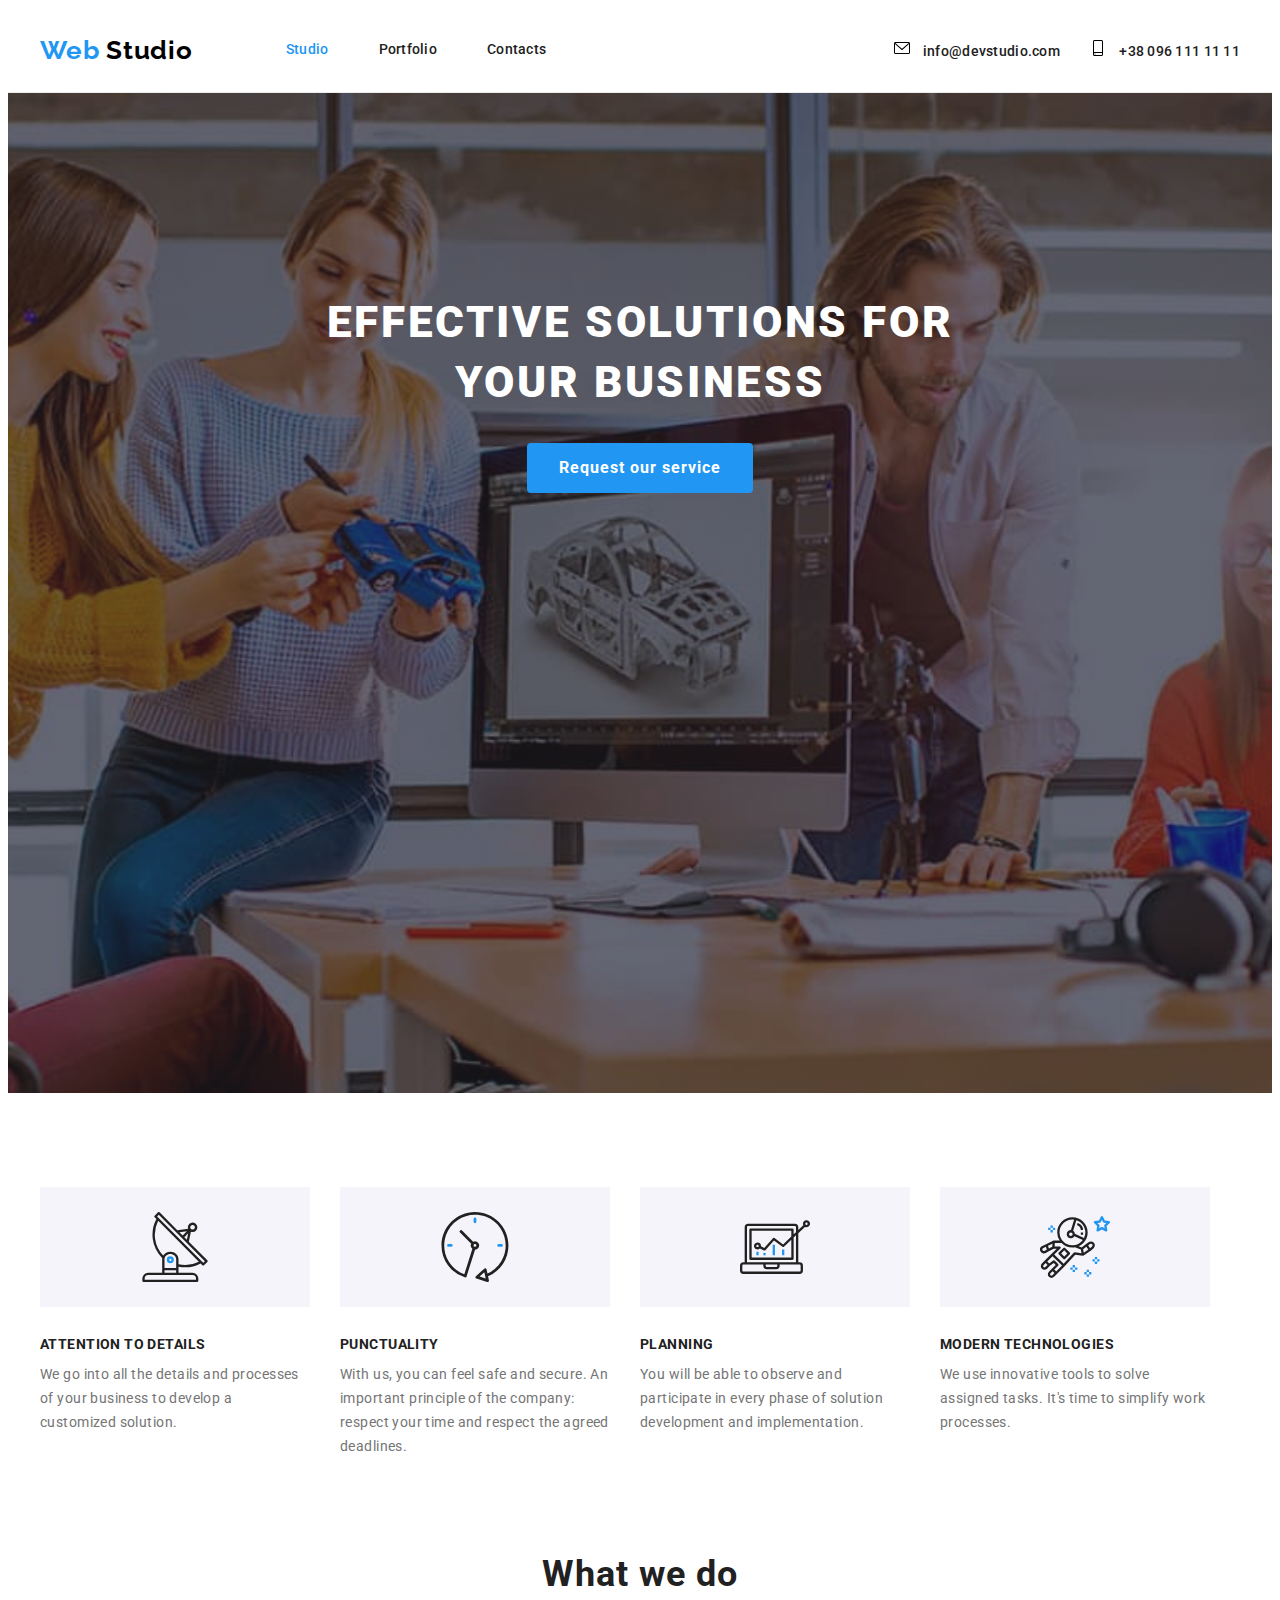
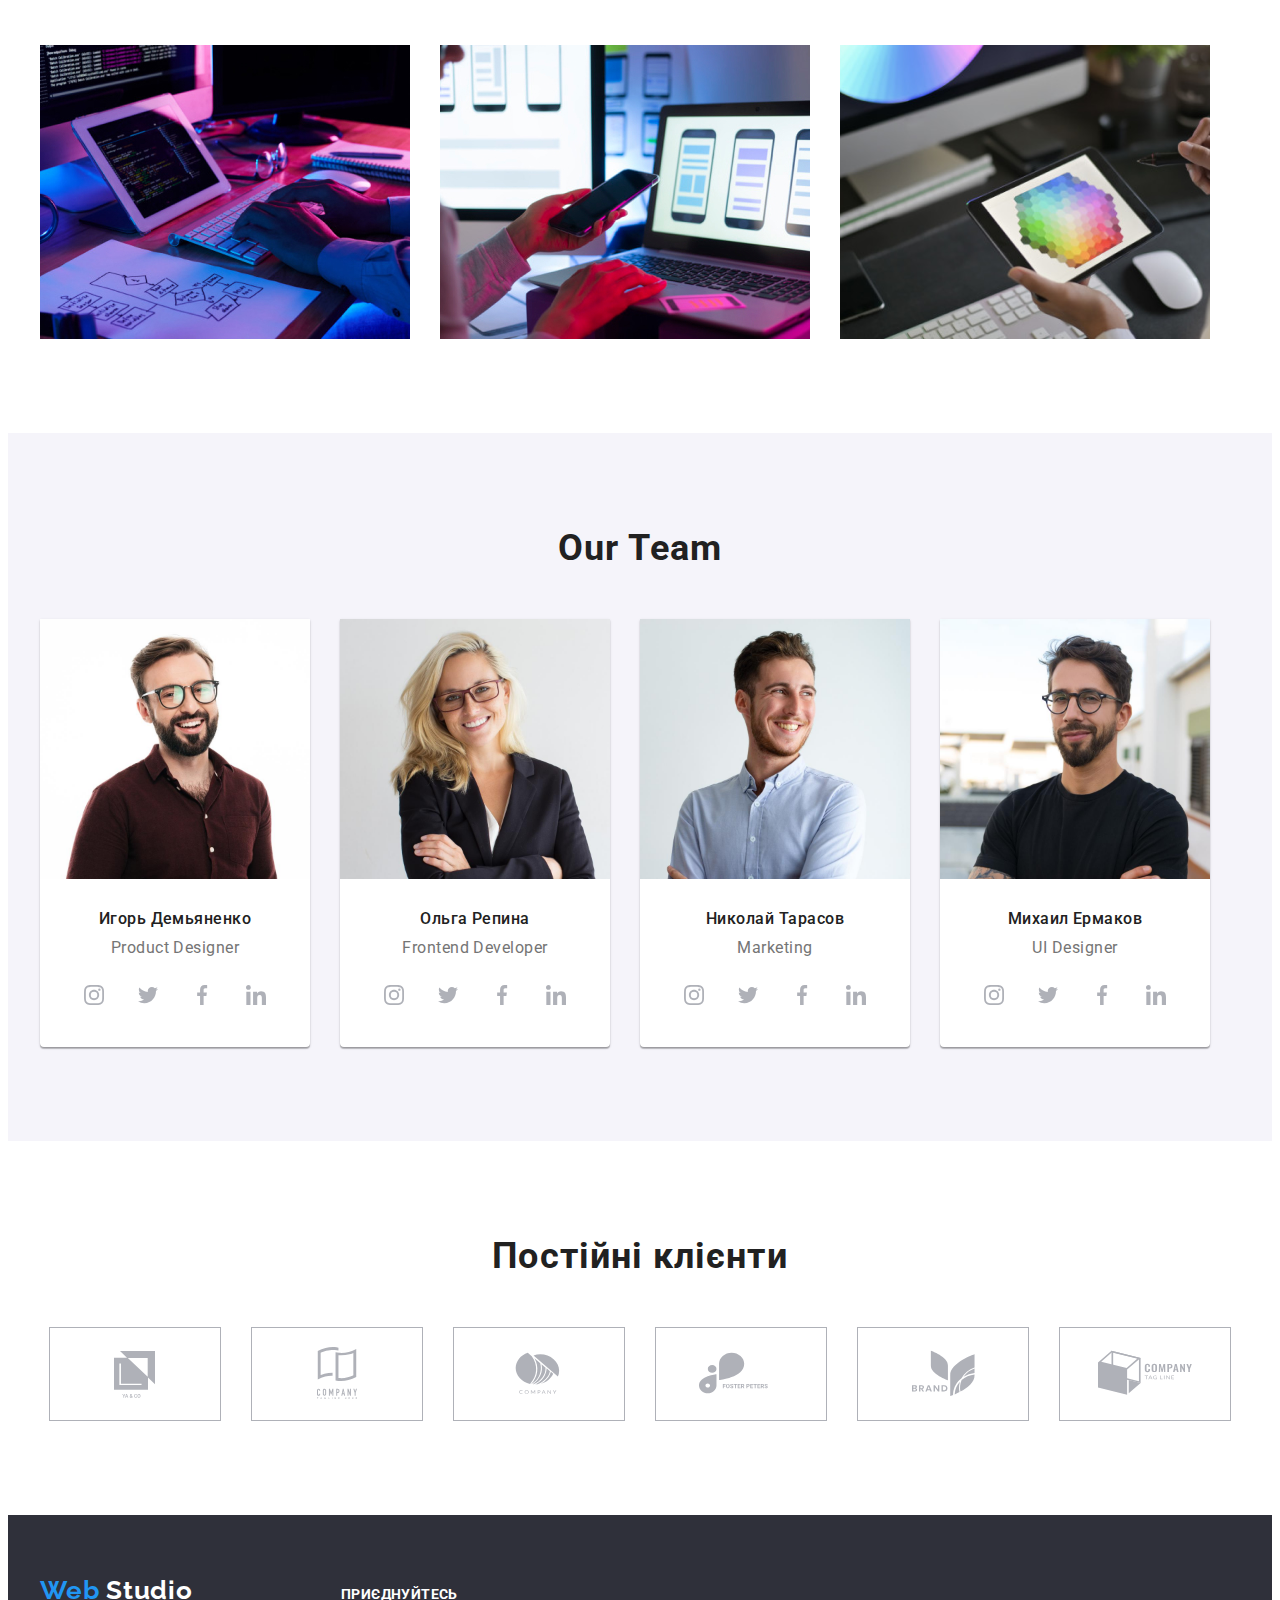
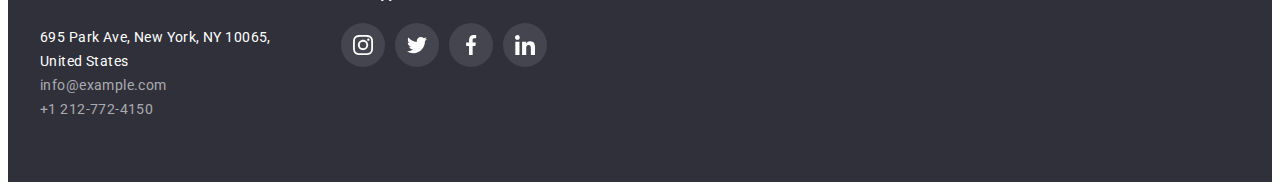
<file: index.html>
<!DOCTYPE html>
<html lang="en">
	<head>
		<meta charset="UTF-8" />
		<meta http-equiv="X-UA-Compatible" content="IE=edge" />
		<meta name="viewport" content="width=device-width, initial-scale=1.0" />
		<title>Студия</title>
		<link rel="preconnect" href="https://fonts.googleapis.com" />
		<link rel="preconnect" href="https://fonts.gstatic.com" crossorigin />
		<link
			href="https://fonts.googleapis.com/css2?family=Raleway:wght@700&family=Roboto:wght@400;500;700;900&display=swap"
			rel="stylesheet"
		/>
		<link
			rel="stylesheet"
			href="https://cdnjs.cloudflare.com/ajax/libs/modern-normalize/1.1.0/modern-normalize.min.css"
			integrity="sha512-wpPYUAdjBVSE4KJnH1VR1HeZfpl1ub8YT/NKx4PuQ5NmX2tKuGu6U/JRp5y+Y8XG2tV+wKQpNHVUX03MfMFn9Q=="
			crossorigin="anonymous"
			referrerpolicy="no-referrer"
		/>
		<link rel="stylesheet" href="./css/style.css" />
	</head>
	<body class="page">
		<header class="page-header">
			<div class="container">
				<nav class="main-site-nav">
					<a href="./" class="page-header-logo link">
						Web
						<span>Studio</span>
					</a>
					<ul class="site-nav">
						<li class="item"><a href="./" class="site-nav-link current link">Studio</a></li>
						<li class="item"><a href="./portfolio.html" class="site-nav-link link">Portfolio</a></li>
						<li class="item"><a href="" class="site-nav-link link">Contacts</a></li>
					</ul>
				</nav>
				<ul class="auth-nav">
					<li class="item">
						<a href="mailto:info@devstudio.com" class="auth-nav-link link">
							<svg class="auth-icons" width="16" height="12">
								<use href="./image/icons.svg#icon-envelope"></use>
							</svg>
							info@devstudio.com
						</a>
					</li>
					
					<li class="item">
						<a href="tel:+380961111111" class="auth-nav-link link">
							<svg class="auth-icons" width="10" height="16">
								<use href="./image/icons.svg#icon-smartphone"></use>
							</svg>
							+38 096 111 11 11
						</a>
					</li>
				</ul>
			</div>
		</header>
		<main>
			<section class="hero-section darkbgr">
				<h1 class="hero-title">
					EFFECTIVE SOLUTIONS FOR
					<br />
					YOUR BUSINESS
				</h1>
				<button type="button" class="hero-button">Request our service</button>
			</section>
			<section class="benefits-section section">
				<div class="container">
					<h2 class="visually-hidden title">Преимущества - потом сделаю невидимым</h2>
					<ul class="benefits-list">
						<li class="item">
							<div class="benefits-icon">
								<svg width="70" height="70">
									<use href="./image/icons.svg#icon-antenna"></use>
								</svg>
							</div>
							<h3 class="sub-title">ATTENTION TO DETAILS</h3>
							<p class="benefits-section-text">
								We go into all the details and processes of your business to develop a customized solution.
							</p>
						</li>
						<li class="item">
							<div class="benefits-icon">
								<svg width="70" height="70">
									<use href="./image/icons.svg#icon-clock"></use>
								</svg>
							</div>
							<h3 class="sub-title">PUNCTUALITY</h3>
							<p class="benefits-section-text">
								With us, you can feel safe and secure. An important principle of the company: respect your time and
								respect the agreed deadlines.
							</p>
						</li>
						<li class="item">
							<div class="benefits-icon">
								<svg width="70" height="70">
									<use href="./image/icons.svg#icon-diagram"></use>
								</svg>
							</div>
							<h3 class="sub-title">PLANNING</h3>
							<p class="benefits-section-text">
								You will be able to observe and participate in every phase of solution development and implementation.
							</p>
						</li>
						<li class="item">
							<div class="benefits-icon">
								<svg width="70" height="70">
									<use href="./image/icons.svg#icon-astronaut"></use>
								</svg>
							</div>
							<h3 class="sub-title">MODERN TECHNOLOGIES</h3>
							<p class="benefits-section-text">
								We use innovative tools to solve assigned tasks. It's time to simplify work processes.
							</p>
						</li>
					</ul>
				</div>
			</section>
			<section class="work-section section-no-padding">
				<div class="container">
					<h2 class="title">What we do</h2>
					<ul class="work-list">
						<li class="item">
							<img src="./image/box-1.jpg" alt="ipad on the table" width="370" height="294" />
						</li>
						<li class="item">
							<img src="./image/box-2.jpg" alt="iphone in hand" width="370" height="294" />
						</li>
						<li class="item">
							<img src="./image/box-3.png" alt="ipad in hand" width="370" height="294" />
						</li>
					</ul>
				</div>
			</section>
			<section class="team-section section">
				<div class="container">
					<h2 class="title">Our Team</h2>
					<ul class="team-list">
						<li class="items">
							<img src="./image/team01.jpg" alt="Product Designer" width="270" height="260" class="team-image" />
							<div class="team-content">
								<h3 class="sub-title">Игорь Демьяненко</h3>
								<p class="team-section-text">Product Designer</p>
								<ul class="team-soc">
									<li class="team-soc-items">
										<a href="" class="team-soc-link">
											<svg class="team-soc-icon" width="20" height="20">
												<use href="./image/icons.svg#icon-instagram"></use>
											</svg>
										</a>
									</li>
									<li class="team-soc-items">
										<a href="" class="team-soc-link">
											<svg class="team-soc-icon" width="20" height="20">
												<use href="./image/icons.svg#icon-twitter"></use>
											</svg>
										</a>
									</li>
									<li class="team-soc-items">
										<a href="" class="team-soc-link">
											<svg class="team-soc-icon" width="20" height="20">
												<use href="./image/icons.svg#icon-facebook"></use>
											</svg>
										</a>
									</li>
									<li class="team-soc-items">
										<a href="" class="team-soc-link">
											<svg class="team-soc-icon" width="20" height="20">
												<use href="./image/icons.svg#icon-linkedin"></use>
											</svg>
										</a>
									</li>
								</ul>
							</div>
						</li>
						<li class="items">
							<img src="./image/team02.jpg" alt="Frontend Developer" width="270" height="260" class="team-image" />
							<div class="team-content">
								<h3 class="sub-title">Ольга Репина</h3>
								<p class="team-section-text">Frontend Developer</p>
								<ul class="team-soc">
									<li class="team-soc-items">
										<a href="" class="team-soc-link">
											<svg class="team-soc-icon" width="20" height="20">
												<use href="./image/icons.svg#icon-instagram"></use>
											</svg>
										</a>
									</li>
									<li class="team-soc-items">
										<a href="" class="team-soc-link">
											<svg class="team-soc-icon" width="20" height="20">
												<use href="./image/icons.svg#icon-twitter"></use>
											</svg>
										</a>
									</li>
									<li class="team-soc-items">
										<a href="" class="team-soc-link">
											<svg class="team-soc-icon" width="20" height="20">
												<use href="./image/icons.svg#icon-facebook"></use>
											</svg>
										</a>
									</li>
									<li class="team-soc-items">
										<a href="" class="team-soc-link">
											<svg class="team-soc-icon" width="20" height="20">
												<use href="./image/icons.svg#icon-linkedin"></use>
											</svg>
										</a>
									</li>
								</ul>
							</div>
						</li>
						<li class="items">
							<img src="./image/team03.jpg" alt="Marketing" width="270" height="260" class="team-image" />
							<div class="team-content">
								<h3 class="sub-title">Николай Тарасов</h3>
								<p class="team-section-text">Marketing</p>
								<ul class="team-soc">
									<li class="team-soc-items">
										<a href="" class="team-soc-link">
											<svg class="team-soc-icon" width="20" height="20">
												<use href="./image/icons.svg#icon-instagram"></use>
											</svg>
										</a>
									</li>
									<li class="team-soc-items">
										<a href="" class="team-soc-link">
											<svg class="team-soc-icon" width="20" height="20">
												<use href="./image/icons.svg#icon-twitter"></use>
											</svg>
										</a>
									</li>
									<li class="team-soc-items">
										<a href="" class="team-soc-link">
											<svg class="team-soc-icon" width="20" height="20">
												<use href="./image/icons.svg#icon-facebook"></use>
											</svg>
										</a>
									</li>
									<li class="team-soc-items">
										<a href="" class="team-soc-link">
											<svg class="team-soc-icon" width="20" height="20">
												<use href="./image/icons.svg#icon-linkedin"></use>
											</svg>
										</a>
									</li>
								</ul>
							</div>
						</li>
						<li class="items">
							<img src="./image/team04.jpg" alt="UI Designer" width="270" height="260" class="team-image" />
							<div class="team-content">
								<h3 class="sub-title">Михаил Ермаков</h3>
								<p class="team-section-text">UI Designer</p>
								<ul class="team-soc">
									<li class="team-soc-items">
										<a href="" class="team-soc-link">
											<svg class="team-soc-icon" width="20" height="20">
												<use href="./image/icons.svg#icon-instagram"></use>
											</svg>
										</a>
									</li>
									<li class="team-soc-items">
										<a href="" class="team-soc-link">
											<svg class="team-soc-icon" width="20" height="20">
												<use href="./image/icons.svg#icon-twitter"></use>
											</svg>
										</a>
									</li>
									<li class="team-soc-items">
										<a href="" class="team-soc-link">
											<svg class="team-soc-icon" width="20" height="20">
												<use href="./image/icons.svg#icon-facebook"></use>
											</svg>
										</a>
									</li>
									<li class="team-soc-items">
										<a href="" class="team-soc-link">
											<svg class="team-soc-icon" width="20" height="20">
												<use href="./image/icons.svg#icon-linkedin"></use>
											</svg>
										</a>
									</li>
								</ul>
							</div>
						</li>
					</ul>
				</div>
			</section>
			<section class="client-section section">
				<div class="container">
					<h2 class="title">Постійні клієнти</h2>
					<ul class="clients">
						<li class="clients-items">
							<a href="" class="clients-link">
								<svg class="clients-icon">
									<use href="./image/icons.svg#icon-Logo0"></use>
								</svg>
							</a>
						</li>
						<li class="clients-items">
							<a href="" class="clients-link">
								<svg class="clients-icon">
									<use href="./image/icons.svg#icon-Logo1"></use>
								</svg>
							</a>
						</li>
						<li class="clients-items">
							<a href="" class="clients-link">
								<svg class="clients-icon">
									<use href="./image/icons.svg#icon-Logo2"></use>
								</svg>
							</a>
						</li>
						<li class="clients-items">
							<a href="" class="clients-link">
								<svg class="clients-icon">
									<use href="./image/icons.svg#icon-Logo3"></use>
								</svg>
							</a>
						</li>
						<li class="clients-items">
							<a href="" class="clients-link">
								<svg class="clients-icon">
									<use href="./image/icons.svg#icon-Logo4"></use>
								</svg>
							</a>
						</li>
						<li class="clients-items">
							<a href="" class="clients-link">
								<svg class="clients-icon">
									<use href="./image/icons.svg#icon-Logo5"></use>
								</svg>
							</a>
						</li>
					</ul>
				</div>
			</section>
		</main>

		<footer class="footer darkbgr">
			<div class="container">
				<div class="footer-box">
				<div class="footer-left">
					<a href="./" class="footer-logo link">
						Web
						<span>Studio</span>
					</a>
					<address>
						<p class="address-text">
							695 Park Ave, New York, NY 10065,
							<br />
							United States
						</p>

						<ul class="contacts">
							<li><a href="mailto:info@example.com" class="address-link link">info@example.com</a></li>
							<li><a href="tel:+12127724150" class="address-link link">+1 212-772-4150</a></li>
						</ul>
					</address>
				</div>
				<div class="footer-right">
					<h3 class="sub-title footer-title">приєднуйтесь</h3>
					<ul class="footer-soc">
						<li class="footer-soc-items">
							<a href="" class="footer-soc-link">
								<svg class="footer-soc-icon" width="20" height="20">
									<use href="./image/icons.svg#icon-instagram"></use>
								</svg>
							</a>
						</li>
						<li class="footer-soc-items">
							<a href="" class="footer-soc-link">
								<svg class="footer-soc-icon" width="20" height="20">
									<use href="./image/icons.svg#icon-twitter"></use>
								</svg>
							</a>
						</li>
						<li class="footer-soc-items">
							<a href="" class="footer-soc-link">
								<svg class="footer-soc-icon" width="20" height="20">
									<use href="./image/icons.svg#icon-facebook"></use>
								</svg>
							</a>
						</li>
						<li class="footer-soc-items">
							<a href="" class="footer-soc-link">
								<svg class="footer-soc-icon" width="20" height="20">
									<use href="./image/icons.svg#icon-linkedin"></use>
								</svg>
							</a>
						</li>
					</ul>
				</div>
				
			</div>
		</footer>
	</body>
</html>
</file>
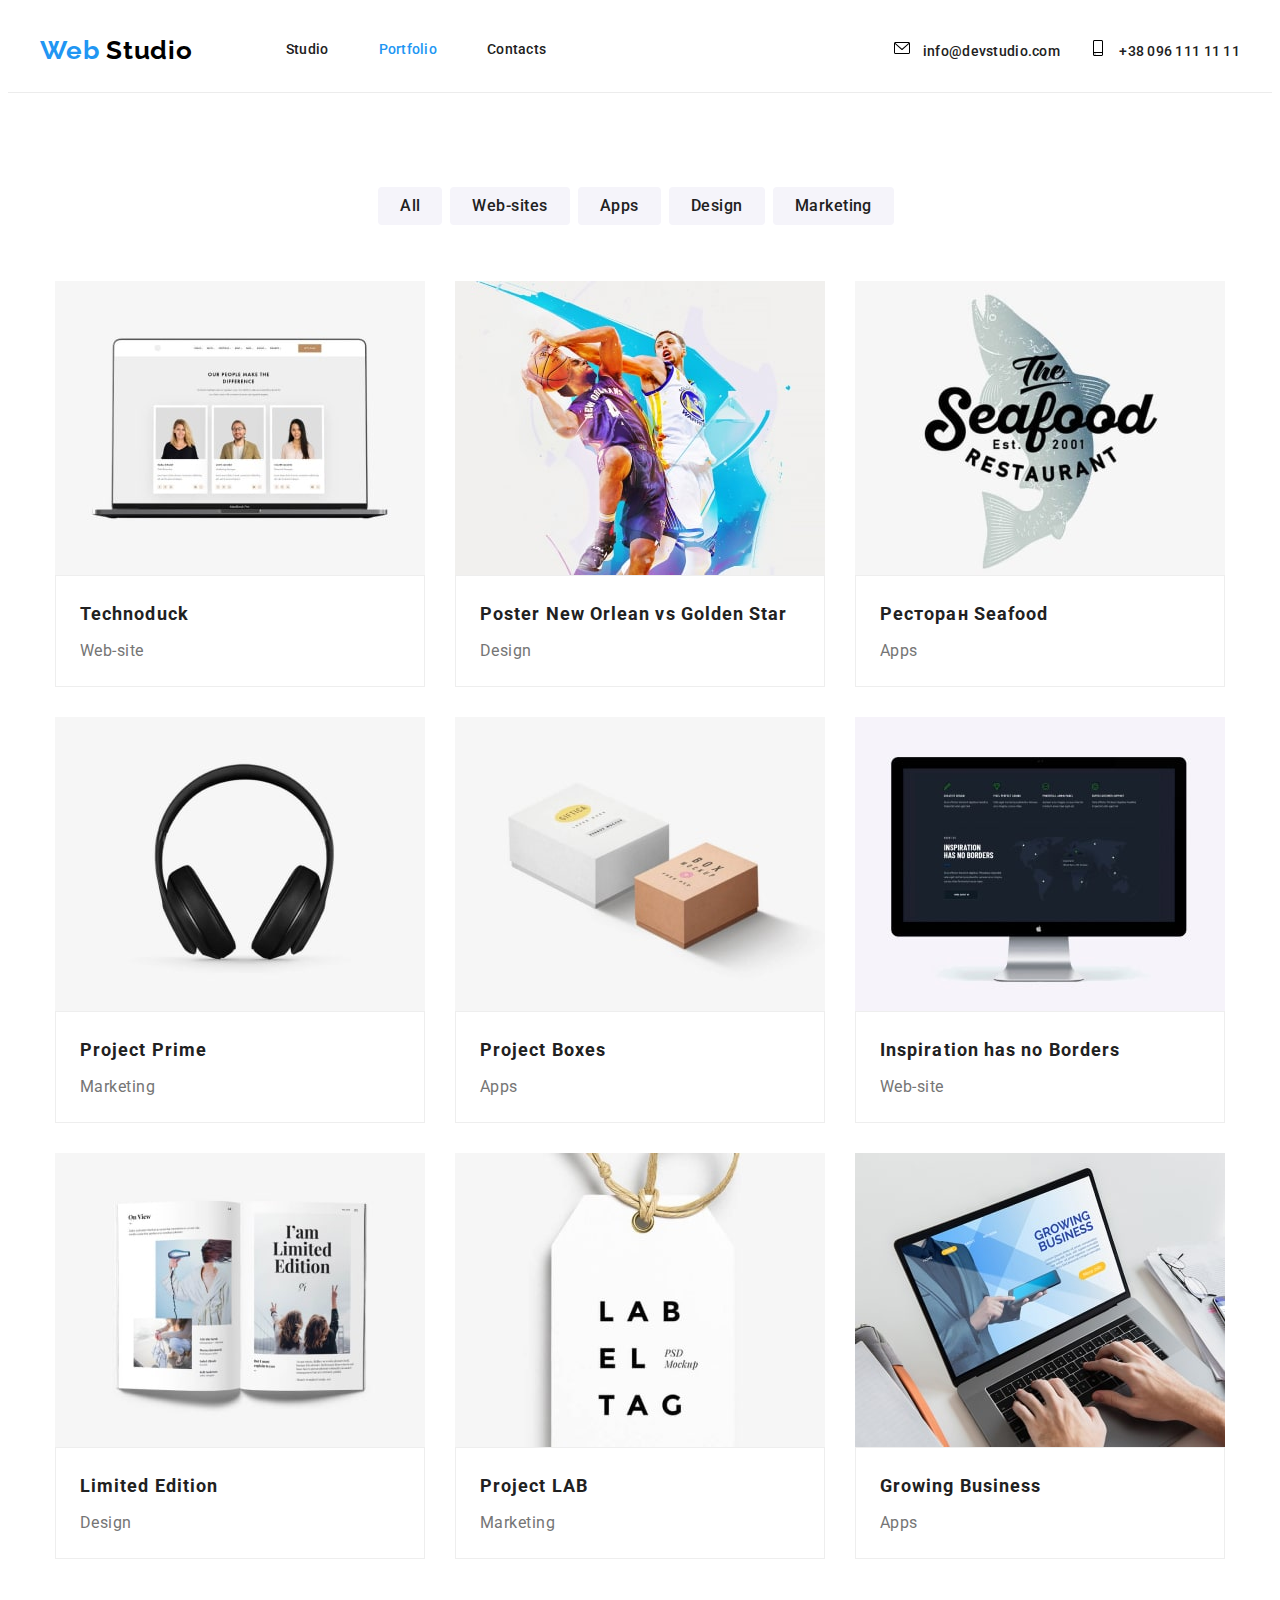
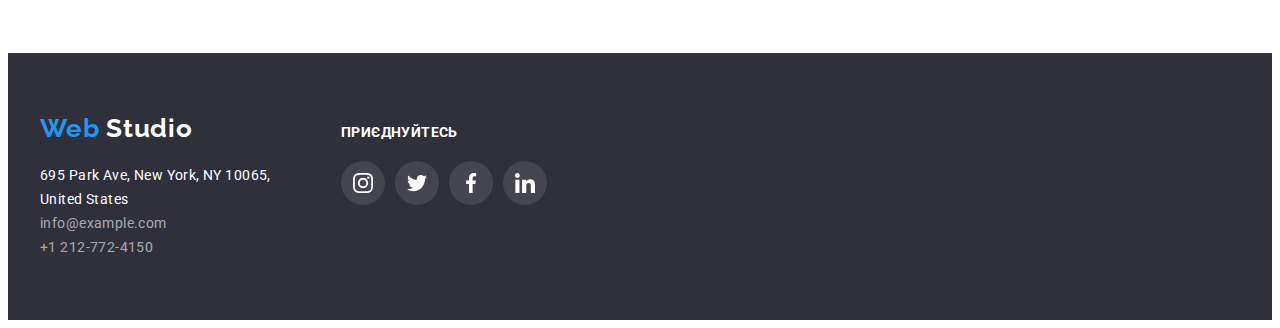
<file: portfolio.html>
<!DOCTYPE html>
<html lang="en">
	<head>
		<meta charset="UTF-8" />
		<meta http-equiv="X-UA-Compatible" content="IE=edge" />
		<meta name="viewport" content="width=device-width, initial-scale=1.0" />
		<title>Студия</title>
		<link rel="preconnect" href="https://fonts.googleapis.com" />
		<link rel="preconnect" href="https://fonts.gstatic.com" crossorigin />
		<link
			href="https://fonts.googleapis.com/css2?family=Raleway:wght@700&family=Roboto:wght@400;500;700;900&display=swap"
			rel="stylesheet"
		/>
		<link
			rel="stylesheet"
			href="https://cdnjs.cloudflare.com/ajax/libs/modern-normalize/1.1.0/modern-normalize.min.css"
			integrity="sha512-wpPYUAdjBVSE4KJnH1VR1HeZfpl1ub8YT/NKx4PuQ5NmX2tKuGu6U/JRp5y+Y8XG2tV+wKQpNHVUX03MfMFn9Q=="
			crossorigin="anonymous"
			referrerpolicy="no-referrer"
		/>
		<link rel="stylesheet" href="./css/style.css" />
	</head>
	<body class="page">
		<header class="page-header">
			<div class="container">
				<nav class="main-site-nav">
					<a href="./" class="page-header-logo link">
						Web
						<span>Studio</span>
					</a>
					<ul class="site-nav">
						<li class="item"><a href="./" class="site-nav-link link">Studio</a></li>
						<li class="item"><a href="./portfolio.html" class="site-nav-link current link">Portfolio</a></li>
						<li class="item"><a href="" class="site-nav-link link">Contacts</a></li>
					</ul>
				</nav>
				<ul class="auth-nav">
					<li class="item">
						<a href="mailto:info@devstudio.com" class="auth-nav-link link">
							<svg class="auth-icons" width="16" height="12">
								<use href="./image/icons.svg#icon-envelope"></use>
							</svg>
							info@devstudio.com
						</a>
					</li>

					<li class="item">
						<a href="tel:+380961111111" class="auth-nav-link link">
							<svg class="auth-icons" width="10" height="16">
								<use href="./image/icons.svg#icon-smartphone"></use>
							</svg>
							+38 096 111 11 11
						</a>
					</li>
				</ul>
			</div>
		</header>
		<main>
			<section class="filter-section section">
				<h2 class="visually-hidden title">portfolio</h2>
				<div class="container">
					<div class="filter-list">
						<button type="button" class="filter-button">All</button>
						<button type="button" class="filter-button">Web-sites</button>
						<button type="button" class="filter-button">Apps</button>
						<button type="button" class="filter-button">Design</button>
						<button type="button" class="filter-button">Marketing</button>
					</div>
					<ul class="card-set">
						<li class="item">
							<article class="card">
								<div class="card-thumb">
									<img src="./image/fiter01.jpg" alt="Technoduck" width="370" height="294" />
								</div>
								<div class="card-content">
									<h3 class="card-header">Technoduck</h3>
									<p class="card-text">Web-site</p>
								</div>
								<!--<p>Lorem ipsum dolor, sit amet consectetur adipisicing elit. Animi, rem.</p> -->
							</article>
						</li>

						<li class="item">
							<article class="card">
								<div class="card-thumb">
									<img src="./image/fiter02.jpg" alt="Poster New Orlean vs Golden Star" width="370" height="294" />
								</div>
								<div class="card-content">
									<h3 class="card-header">Poster New Orlean vs Golden Star</h3>
									<p class="card-text">Design</p>
								</div>
								<!--<p>Lorem ipsum dolor, sit amet consectetur adipisicing elit. Animi, rem.</p> -->
							</article>
						</li>

						<li class="item">
							<article class="card">
								<div class="card-thumb">
									<img src="./image/fiter03.jpg" alt="Seafood Restaurant" width="370" height="294" />
								</div>
								<div class="card-content">
									<h3 class="card-header">Ресторан Seafood</h3>
									<p class="card-text">Apps</p>
								</div>
								<!--<p>Lorem ipsum dolor, sit amet consectetur adipisicing elit. Animi, rem.</p> -->
							</article>
						</li>

						<li class="item">
							<article class="card">
								<div class="card-thumb">
									<img src="./image/fiter04.jpg" alt="Project Prime" width="370" height="294" />
								</div>
								<div class="card-content">
									<h3 class="card-header">Project Prime</h3>
									<p class="card-text">Marketing</p>
								</div>
								<!--<p>Lorem ipsum dolor, sit amet consectetur adipisicing elit. Animi, rem.</p> -->
							</article>
						</li>

						<li class="item">
							<article class="card">
								<div class="card-thumb">
									<img src="./image/fiter05.jpg" alt="Project Boxes" width="370" height="294" />
								</div>
								<div class="card-content">
									<h3 class="card-header">Project Boxes</h3>
									<p class="card-text">Apps</p>
								</div>
								<!--<p>Lorem ipsum dolor, sit amet consectetur adipisicing elit. Animi, rem.</p> -->
							</article>
						</li>
						<li class="item">
							<article class="card">
								<div class="card-thumb">
									<img src="./image/fiter06.jpg" alt="Inspiration has no Borders" width="370" height="294" />
								</div>
								<div class="card-content">
									<h3 class="card-header">Inspiration has no Borders</h3>
									<p class="card-text">Web-site</p>
								</div>
								<!--<p>Lorem ipsum dolor, sit amet consectetur adipisicing elit. Animi, rem.</p> -->
							</article>
						</li>

						<li class="item">
							<article class="card">
								<div class="card-thumb">
									<img src="./image/fiter07.jpg" alt="Limited Edition" width="370" height="294" />
								</div>
								<div class="card-content">
									<h3 class="card-header">Limited Edition</h3>
									<p class="card-text">Design</p>
								</div>
								<!--<p>Lorem ipsum dolor, sit amet consectetur adipisicing elit. Animi, rem.</p> -->
							</article>
						</li>

						<li class="item">
							<article class="card">
								<div class="card-thumb">
									<img src="./image/fiter08.jpg" alt="Project LAB" width="370" height="294" />
								</div>
								<div class="card-content">
									<h3 class="card-header">Project LAB</h3>
									<p class="card-text">Marketing</p>
								</div>
								<!--<p>Lorem ipsum dolor, sit amet consectetur adipisicing elit. Animi, rem.</p> -->
							</article>
						</li>

						<li class="item">
							<article class="card">
								<div class="card-thumb">
									<img src="./image/fiter09.jpg" alt="Growing Business" width="370" height="294" />
								</div>
								<div class="card-content">
									<h3 class="card-header">Growing Business</h3>
									<p class="card-text">Apps</p>
								</div>
								<!--<p>Lorem ipsum dolor, sit amet consectetur adipisicing elit. Animi, rem.</p> -->
							</article>
						</li>
					</ul>
				</div>
			</section>
		</main>
		<footer class="footer darkbgr">
			<div class="container">
				<div class="footer-box">
					<div class="footer-left">
						<a href="./" class="footer-logo link">
							Web
							<span>Studio</span>
						</a>
						<address>
							<p class="address-text">
								695 Park Ave, New York, NY 10065,
								<br />
								United States
							</p>

							<ul class="contacts">
								<li><a href="mailto:info@example.com" class="address-link link">info@example.com</a></li>
								<li><a href="tel:+12127724150" class="address-link link">+1 212-772-4150</a></li>
							</ul>
						</address>
					</div>
					<div class="footer-right">
						<h3 class="sub-title footer-title">приєднуйтесь</h3>
						<ul class="footer-soc">
							<li class="footer-soc-items">
								<a href="" class="footer-soc-link">
									<svg class="footer-soc-icon" width="20" height="20">
										<use href="./image/icons.svg#icon-instagram"></use>
									</svg>
								</a>
							</li>
							<li class="footer-soc-items">
								<a href="" class="footer-soc-link">
									<svg class="footer-soc-icon" width="20" height="20">
										<use href="./image/icons.svg#icon-twitter"></use>
									</svg>
								</a>
							</li>
							<li class="footer-soc-items">
								<a href="" class="footer-soc-link">
									<svg class="footer-soc-icon" width="20" height="20">
										<use href="./image/icons.svg#icon-facebook"></use>
									</svg>
								</a>
							</li>
							<li class="footer-soc-items">
								<a href="" class="footer-soc-link">
									<svg class="footer-soc-icon" width="20" height="20">
										<use href="./image/icons.svg#icon-linkedin"></use>
									</svg>
								</a>
							</li>
						</ul>
					</div>
				</div>
			</div>
		</footer>
	</body>
</html>
</file>
<file: css/style.css>
:root {
	--title-text-color: #212121;
	--primary-text-color: #757575;
	--accent: #2196f3;
	--secondary-background-color: #2f303a;
	--primary-bg-color: #ffffff;
	--icon-gray: #afb1b8;
}

/* основной цвет текста #212121 */
/* вторичный цвет текста #757575 */
/* акцент #2196F3 */
/* вторичный цвет фона #2F303A */

p,
h1,
h2,
h3,
h4,
h5,
h6 {
	margin: 0;
}

ul,
ol {
	margin: 0;
	padding-left: 0;
	list-style: none;
}

address {
	font-style: normal;
}

a {
	color: currentColor;
}

button {
	cursor: pointer;
}

img {
	display: block;
	max-width: 100%;
	height: auto;
}

body {
	background-color: var(--primary-bg-color);
	color: var(--primary-text-color);
	font-family: Roboto, sans-serif;
}

.link {
	text-decoration: none;
}

.container {
	width: 100%;
	max-width: 1200px;
	/* width: 1200px; */
	margin-left: auto;
	margin-right: auto;
	padding-left: 15px;
	padding-right: 15px;
	/* outline: 2px solid red;*/
}

.visually-hidden {
	position: absolute;
	white-space: nowrap;
	width: 1px;
	height: 1px;
	overflow: hidden;
	border: 0;
	padding: 0;
	clip: rect(0 0 0 0);
	clip-path: inset(50%);
	margin: -1px;
}

.page-header {
	border-bottom: 1px solid #ececec;
}

.page-header > .container,
.site-nav,
.auth-nav,
.main-site-nav {
	display: flex;
	align-items: center;
}

/* .page-header > .container {
	justify-content: center;
} */

/* Site-logo */
.page-header-logo {
	color: var(--accent);
	font-family: Raleway, sans-serif;
	font-weight: 700;
	font-size: 26px;
	line-height: 1.19;
	letter-spacing: 0.03em;
	margin-right: 93px;
}

.page-header-logo span {
	color: #000;
}

.page-header-logo:hover,
.page-header-logo:focus {
	opacity: 0.6;
}

/* Site-nav */

.site-nav {
	gap: 50px;
}

.auth-nav {
	margin-left: auto;
	gap: 30px;
}

/*.auth-nav .item {
	display: flex;
	align-items: center;
}*/

.auth-nav-link {
	display: flex;
	display: block;
	align-items: center;
	color: var(--primary-text-color);
}

.auth-icons {
	margin-right: 10px;
	width: 16px;
	height: 16px;
}

.site-nav-link,
.auth-nav-link {
	display: block;
	padding-top: 32px;
	padding-bottom: 32px;

	color: var(--title-text-color);

	font-weight: 500;
	font-size: 14px;
	line-height: 1.14;
	letter-spacing: 0.02em;

	/*outline: 2px solid orange;*/
}

.site-nav-link:hover,
.site-nav-link:focus {
	color: var(--accent);
}

.auth-nav-link:hover,
.auth-nav-link:focus {
	color: var(--accent);
	fill: var(--accent);
}

.site-nav-link.current {
	color: var(--accent);
}

/* Hero */

.hero-section {
	max-width: 1600px;
	height: 600px;
	margin-left: auto;
	margin-right: auto;
	padding: 200px 0px;
	text-align: center;

	background-image: linear-gradient(to right, rgba(47, 48, 58, 0.4), rgba(47, 48, 58, 0.4)),
		url("../image/hero-image.jpg");
	background-size: cover;
	background-repeat: no-repeat;
	background-position: center;
	background-color: var(--secondary-background-color);
}

.hero-title {
	color: var(--primary-bg-color);
	/*outline: 2px solid greenyellow;*/
	font-style: normal;
	font-weight: 900;
	font-size: 44px;
	line-height: 1.36;
	letter-spacing: 0.06em;
	text-transform: uppercase;
	margin-bottom: 30px;
}

.hero-button {
	display: inline-block;
	border: none;
	border-radius: 4px;
	padding: 10px 32px;
	min-width: 200px;

	color: var(--primary-bg-color);
	background-color: var(--accent);

	font-weight: 700;
	font-size: 16px;
	line-height: 1.89;
	align-items: center;
	letter-spacing: 0.06em;
	font-family: inherit;
}

.hero-button:hover,
.hero-button:focus {
	cursor: pointer;
	border: 1px solid var(--accent);
	border-radius: 0px;
}

/* .hero-button.primary {
	background-color: var(--accent);
	color: var(--primary-bg-color);
}

.hero-button.secondary {
	background-color: var(--primary-bg-color);
	color: var(--accent);
} */

.section {
	padding-top: 94px;
	padding-bottom: 94px;
}

.section-no-padding {
	padding-bottom: 94px;
}

/* sections title */
.benefits-section .title,
.work-section .title,
.team-section .title,
.client-section .title {
	color: var(--title-text-color);
	font-style: normal;
	font-weight: 700;
	font-size: 36px;
	line-height: 1.17;
	text-align: center;
	letter-spacing: 0.03em;
	margin-bottom: 50px;
}

/* benefits-section */

.benefits-list {
	display: flex;
	gap: 30px;
}

.benefits-list .item {
	width: calc((100%-90px) / 4);
	max-width: 270px;
	/*	outline: 2px solid orange;*/
}

.benefits-icon {
	display: flex;
	align-items: center;
	justify-content: center;
	width: 270px;
	height: 120px;
	background-color: #f5f4fa;
	margin-bottom: 30px;
}

.benefits-section .sub-title {
	color: var(--title-text-color);
	font-style: normal;
	font-weight: 700;
	font-size: 14px;
	line-height: 1.14;
	letter-spacing: 0.03em;
	text-transform: uppercase;
	margin-bottom: 10px;
}

.benefits-section-text {
	color: var(--primary-text-color);
	font-size: 14px;
	line-height: 1.71;
	letter-spacing: 0.03em;
}

/* work-section */

.work-list {
	display: flex;
	margin: -15px;
}

.work-list .item {
	width: 370px;
	margin: 15px;
}

/* team-section */

.team-section {
	background-color: #f5f4fa;
}

.team-list {
	display: flex;
	margin: -15px;
}

.team-list .items {
	width: 270px;
	margin: 15px;
	background-color: var(--primary-bg-color);

	box-shadow: 0px 1px 3px rgba(0, 0, 0, 0.12), 0px 1px 1px rgba(0, 0, 0, 0.14), 0px 2px 1px rgba(0, 0, 0, 0.2);
	border-radius: 0px 0px 4px 4px;
}

.team-content {
	padding: 30px 32px;
}

.team-section .sub-title {
	color: var(--title-text-color);
	font-style: normal;
	font-weight: 500;
	font-size: 16px;
	line-height: 1.19;
	text-align: center;
	letter-spacing: 0.03em;
	margin-bottom: 10px;
}

.team-section-text {
	font-size: 16px;
	line-height: 1.19;
	text-align: center;
	letter-spacing: 0.03em;
	margin-bottom: 16px;
}

.team-soc {
	display: flex;
	justify-content: center;
	gap: 10px;
	/*margin-left: auto;
	margin-right: auto;*/
}

.team-soc-link {
	width: 44px;
	height: 44px;
	border-radius: 50%;
	display: block;
	background-color: var(--primary-bg-color);
	display: flex;
	justify-content: center;
	align-items: center;
}

.team-soc-icon {
	fill: var(--icon-gray);
}

.team-soc-link:hover,
.team-soc-link:focus {
	background-color: var(--accent);
}

.team-soc-link:hover .team-soc-icon,
.team-soc-link:focus .team-soc-icon {
	fill: var(--primary-bg-color);
}

/* clients-section */

.clients {
	display: flex;
	justify-content: center;
	gap: 30px;
	/*outline: 2px solid greenyellow;*/
}

.clients-link {
	width: 170px;
	height: 92px;
	border: 1px solid var(--icon-gray);
	border-radius: 0px;
	display: block;
	background-color: var(--primary-bg-color);

	display: flex;
	justify-content: center;
	align-items: center;
	/*outline: 2px solid rgb(255, 47, 151);*/
}

.clients-icon {
	fill: var(--icon-gray);
	width: 106px;
}

.clients-link:hover,
.clients-link:focus {
	border: 1px solid var(--accent);
}

.clients-link:hover .clients-icon,
.clients-link:focus .clients-icon {
	fill: var(--accent);
}

/* address */
.footer {
	padding: 60px 0px;
	background-color: #2f303a;
}

/* Site-logo */
.footer-logo {
	color: var(--accent);
	font-family: Raleway, sans-serif;
	font-weight: 700;
	font-size: 26px;
	line-height: 1.19;
	letter-spacing: 0.03em;
	display: inline-block;
	margin-bottom: 20px;
}

.footer-logo span {
	color: var(--primary-bg-color);
}

.footer-logo:hover,
.footer-logo:focus {
	opacity: 0.6;
}

.address-text {
	color: #ffffff;
	font-size: 14px;
	line-height: 1.71;
	letter-spacing: 0.03em;
	font-style: normal;
}

.address-link {
	color: rgba(255, 255, 255, 0.6);
	font-weight: 400;
	font-size: 14px;
	line-height: 1.71;
	letter-spacing: 0.03em;
}

.address-link:hover,
.address-link:focus {
	color: #ffffff;
}

.footer-title {
	font-family: "Roboto";
	font-style: normal;
	font-weight: 700;
	font-size: 14px;
	line-height: 1.14;
	letter-spacing: 0.03em;
	text-transform: uppercase;
	color: var(--primary-bg-color);
	margin-top: 12px;
	margin-bottom: 20px;
}

.footer-soc {
	display: flex;
	justify-content: left;
	gap: 10px;
	/*margin-left: auto;
	margin-right: auto;*/
}

.footer-soc-link {
	width: 44px;
	height: 44px;
	border-radius: 50%;
	display: block;
	background-color: rgba(255, 255, 255, 0.1);
	display: flex;
	justify-content: center;
	align-items: center;
}

.footer-soc-icon {
	fill: var(--primary-bg-color);
}

.footer-soc-link:hover,
.footer-soc-link:focus {
	background-color: var(--accent);
}

.footer-soc-link:hover .team-soc-icon,
.footer-soc-link:focus .team-soc-icon {
	fill: var(--primary-bg-color);
}

.footer-box {
	display: flex;
}

.footer-right {
	margin-left: 70px;
}
/* portfolio page */

/* filter section */

.filter-list {
	display: flex;
	justify-content: center;
	align-items: center;
}

.filter-button {
	display: block;
	border: none;
	border-radius: 4px;
	padding: 6px 22px;
	margin-right: 8px;
	margin-bottom: 56px;

	color: var(--title-text-color);
	background-color: #f5f4fa;

	font-weight: 500;
	font-size: 16px;
	line-height: 1.63;
	text-align: center;
	letter-spacing: 0.03em;
	font-family: inherit;
	border: none;
}

.filter-button:hover,
.filter-button:focus {
	background-color: var(--accent);
	color: var(--primary-bg-color);
	box-shadow: 0px 1px 3px rgba(0, 0, 0, 0.12), 0px 1px 1px rgba(0, 0, 0, 0.14), 0px 2px 1px rgba(0, 0, 0, 0.2);

	cursor: pointer;
}

.card-set {
	display: flex;
	flex-wrap: wrap;
	justify-content: center;
	align-items: center;
	margin: -15px;
}

.card-set > .item {
	flex-basis: calc(100% / 3 -30px);
	margin: 15px;
}

.filter-section .card-header {
	margin-bottom: 4px;

	color: var(--title-text-color);
	font-style: normal;
	font-weight: 700;
	font-size: 18px;
	line-height: 2;
	letter-spacing: 0.06em;
}

.card .card-text {
	font-weight: 400;
	font-size: 16px;
	line-height: 1.88;
	letter-spacing: 0.03em;
}

.card-content {
	padding: 20px 24px;
	border: 1px solid #eeeeee;
}

.card-set > .item:hover {
	box-shadow: 0px 1px 3px rgba(0, 0, 0, 0.12), 0px 1px 1px rgba(0, 0, 0, 0.14), 0px 2px 1px rgba(0, 0, 0, 0.2);
}
</file>
